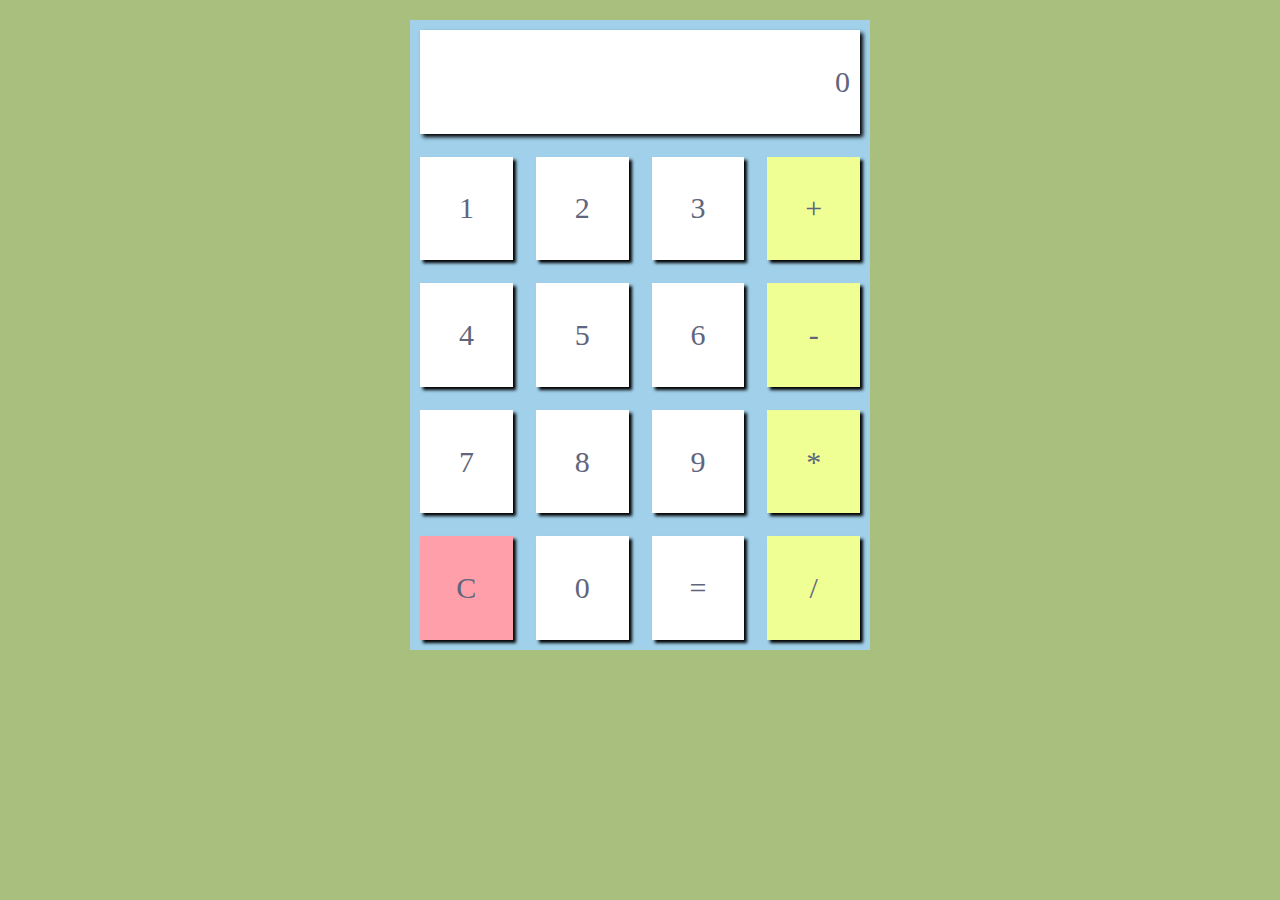
<file: 4/index.html>
<!DOCTYPE html>
<html lang="en">
<head>
    <meta charset="UTF-8">
    <meta name="viewport" content="width=device-width, initial-scale=1.0">
    <link rel="stylesheet" href="style.css">
    <title>Calculator</title>
</head>
<body>
    <div class="cont">
        <div class="div-screen" id="screen">0</div>
        <div class="div-1">1</div>
        <div class="div-2">2</div>
        <div class="div-3">3</div>
        <div class="div-pluse">+</div>
        <div class="div-4">4</div>
        <div class="div-5">5</div>
        <div class="div-6">6</div>
        <div class="div-min">-</div>
        <div class="div-7">7</div>
        <div class="div-8">8</div>
        <div class="div-9">9</div>
        <div class="div-mul">*</div>
        <div class="div-c">C</div>
        <div class="div-0">0</div>
        <div class="div-eq">=</div>
        <div class="div-slash">/</div>
    </div> 

    <script>
        document.addEventListener("DOMContentLoaded", function() {
    const screen = document.getElementById("screen");
    const buttons = document.querySelectorAll(".cont div");

    let screenValue = "";

    function updateScreen() {
        screen.textContent = screenValue;
    }

    buttons.forEach(button => {
        button.addEventListener("click", function() {
            const buttonText = this.textContent;
            if (buttonText === "C") {
                screenValue = "";
            } else if (buttonText === "=") {
                try {
                    screenValue = eval(screenValue);
                } catch (error) {
                    screenValue = "Error";
                }
            } else {
                if (screenValue === "Error") {
                    screenValue = buttonText;
                } else {
                    screenValue += buttonText;
                }
            }
            updateScreen();
        });
    });
});

    </script>
</body>
</html>
</file>
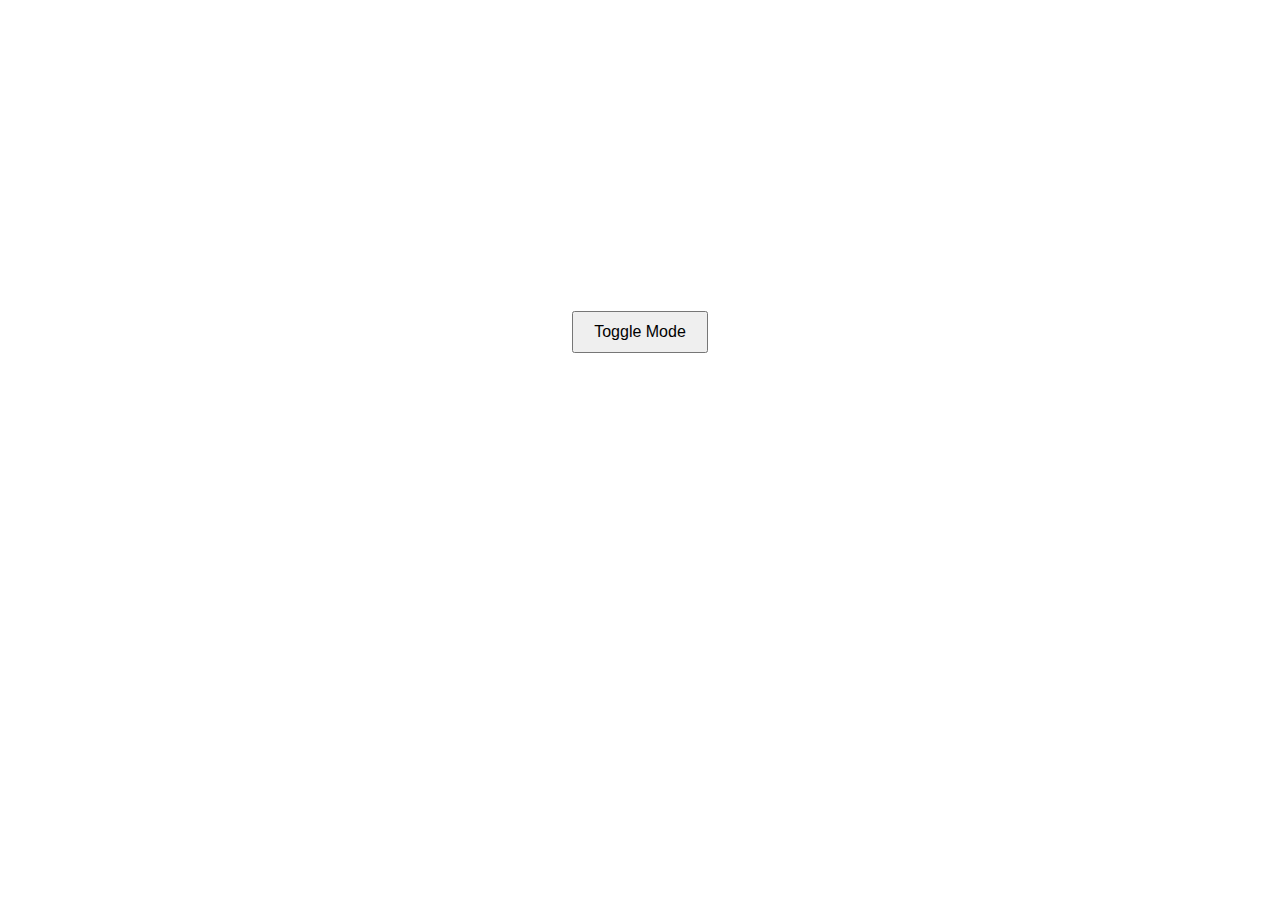
<file: mode/index.html>
<!DOCTYPE html>
<html lang="en">
<head>
    <meta charset="UTF-8">
    <meta name="viewport" content="width=device-width, initial-scale=1.0">
    <link rel="stylesheet" href="style.css">
    <title>Dark/Light Mode Toggle</title>
</head>
<body>
    <div class="container">
        <h1>Dark/Light Mode Toggle</h1>
        <button id="toggleButton">Toggle Mode</button>
    </div>

    <script src="main.js"></script>
</body>
</html>
</file>
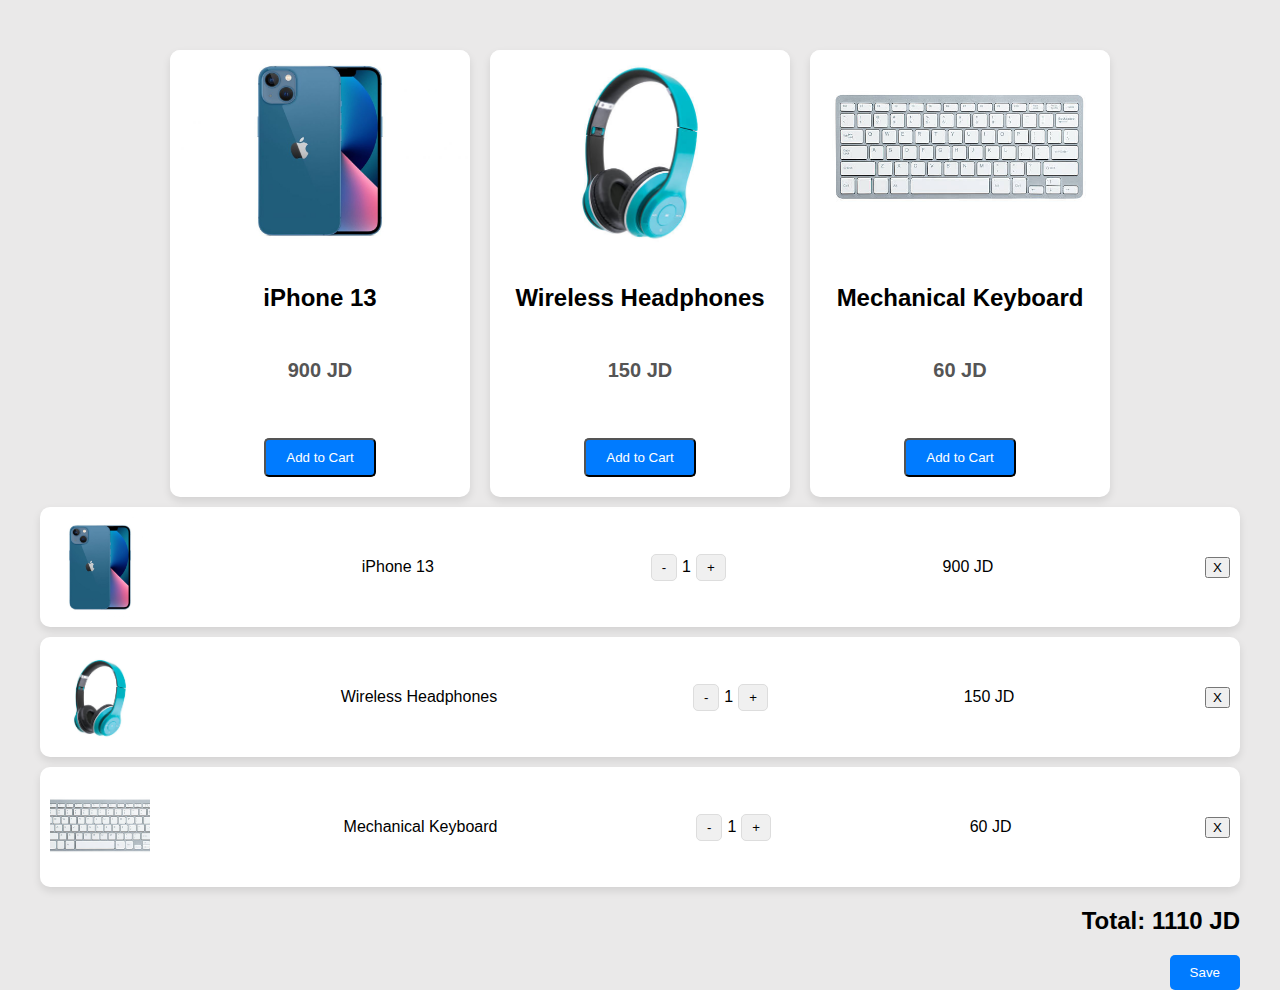
<file: Store/index.html>
<!DOCTYPE html>
<html lang="en">

<head>
    <meta charset="UTF-8">
    <meta name="viewport" content="width=device-width, initial-scale=1.0">
    <title>Mobile Store</title>
    <style>
        body {
            font-family: Arial, sans-serif;
            background-color: #eae9e9;
            margin: 0;
            padding: 0;
        }

        .container {
            max-width: 1200px;
            margin: 20px auto;
            padding: 20px;
        }

        .row {
            display: flex;
            flex-wrap: wrap;
            justify-content: center;
        }

        .card {
            background-color: #fff;
            border-radius: 10px;
            box-shadow: 0 4px 8px rgba(0, 0, 0, 0.1);
            margin: 10px;
            width: 300px;
            text-align: center;
            overflow: hidden;
        }

        .card img {
            width: 100%;
            height: 200px;
            object-fit: cover;
        }

        .card-body {
            padding: 20px;
        }

        .card-title {
            font-size: 24px;
            margin: 10px 0;
        }

        .card-text {
            font-size: 20px;
            color: #555;
        }

        .btn {
            display: inline-block;
            padding: 10px 20px;
            margin-top: 10px;
            background-color: #007bff;
            color: white;
            text-decoration: none;
            border-radius: 5px;
            cursor: pointer;
        }

        .btn:hover {
            background-color: #0056b3;
        }

        .cart-item {
            display: flex;
            justify-content: space-between;
            align-items: center;
            padding: 10px;
            margin-bottom: 10px;
            background-color: #fff;
            border-radius: 10px;
            box-shadow: 0 4px 8px rgba(0, 0, 0, 0.1);
        }

        .cart-item img {
            width: 100px;
            height: 100px;
            object-fit: cover;
        }

        .quantity-controls {
            display: flex;
            align-items: center;
        }

        .quantity-controls button {
            margin: 0 5px;
            padding: 5px 10px;
            background-color: #f0f0f0;
            border: 1px solid #ddd;
            border-radius: 5px;
            cursor: pointer;
        }

        .quantity-controls button:hover {
            background-color: #ddd;
        }

        .total {
            font-size: 24px;
            font-weight: bold;
            text-align: right;
            margin-top: 20px;
        }

        #save-cart {
            margin-top: 20px;
            background-color: #007bff;
            color: white;
            padding: 10px 20px;
            border: none;
            border-radius: 5px;
            cursor: pointer;
            float: right;
        }

        #save-cart:hover {
            background-color: #0056b3;
        }
    </style>
</head>

<body>

    <div class="container">
        <div class="row">
            <div class="card">
                <img src="Apple-iPhone-13-featured-image-packshot-review-1024x691.jpg" alt="iPhone 13">
                <div class="card-body">
                    <h5 class="card-title">iPhone 13</h5>
                    <h6 class="card-text">900 JD</h6>
                    <button class="btn add-to-cart" data-id="1" data-name="iPhone 13" data-price="900">Add to Cart</button>
                </div>
            </div>
            <div class="card">
                <img src="istockphoto-860853774-612x612.jpg" alt="Headphones">
                <div class="card-body">
                    <h5 class="card-title">Wireless Headphones</h5>
                    <h6 class="card-text">150 JD</h6>
                    <button class="btn add-to-cart" data-id="2" data-name="Wireless Headphones" data-price="150">Add to Cart</button>
                </div>
            </div>
            <div class="card">
                <img src="istockphoto-153065264-612x612.jpg" alt="Keyboard">
                <div class="card-body">
                    <h5 class="card-title">Mechanical Keyboard</h5>
                    <h6 class="card-text">60 JD</h6>
                    <button class="btn add-to-cart" data-id="3" data-name="Mechanical Keyboard" data-price="60">Add to Cart</button>
                </div>
            </div>
        </div>

        <div id="cart-items"></div>

        <div class="total">
            Total: <span id="cart-total">0</span> JD
        </div>
        <button id="save-cart">Save</button>
    </div>

    <script>
        const products = [
    { id: 1, name: 'iPhone 13', price: 900, img: 'Apple-iPhone-13-featured-image-packshot-review-1024x691.jpg' },
    { id: 2, name: 'Wireless Headphones', price: 150, img: 'istockphoto-860853774-612x612.jpg' },
    { id: 3, name: 'Mechanical Keyboard', price: 60, img: 'istockphoto-153065264-612x612.jpg' }
];

let cart = JSON.parse(localStorage.getItem('cart')) || [];

function updateCart() {
    const cartItems = document.getElementById('cart-items');
    cartItems.innerHTML = '';
    let total = 0;

    cart.forEach(item => {
        const product = products.find(p => p.id === item.id);
        total += product.price * item.quantity;

        const cartItem = document.createElement('div');
        cartItem.className = 'cart-item';
        cartItem.innerHTML = `
            <img src="${product.img}" alt="${product.name}">
            <span>${product.name}</span>
            <div class="quantity-controls">
                <button class="decrease-quantity" data-id="${item.id}">-</button>
                <span>${item.quantity}</span>
                <button class="increase-quantity" data-id="${item.id}">+</button>
            </div>
            <span>${product.price * item.quantity} JD</span>
            <button class="remove-from-cart" data-id="${item.id}">X</button>
        `;
        cartItems.appendChild(cartItem);
    });

    document.getElementById('cart-total').textContent = total;
}

document.addEventListener("DOMContentLoaded", function() {
    products.forEach(product => {
        const button = document.querySelector(`button[data-id="${product.id}"]`);
        if (button) {
            button.click();
        }
    });
});

document.querySelectorAll('.add-to-cart').forEach(button => {
    button.addEventListener('click', function () {
        const productId = parseInt(this.getAttribute('data-id'));
        const product = cart.find(item => item.id === productId);
        if (product) {
            product.quantity++;
        } else {
            cart.push({ id: productId, quantity: 1 });
        }
        updateCart();
    });
});

document.getElementById('cart-items').addEventListener('click', function (e) {
    const target = e.target;
    const productId = parseInt(target.getAttribute('data-id'));
    const product = cart.find(item => item.id === productId);

    if (target.classList.contains('remove-from-cart')) {
        cart = cart.filter(item => item.id !== productId);
    } else if (target.classList.contains('increase-quantity')) {
        product.quantity++;
    } else if (target.classList.contains('decrease-quantity')) {
        product.quantity = Math.max(1, product.quantity - 1);
    }
    updateCart();
});

document.getElementById('save-cart').addEventListener('click', function () {
    localStorage.setItem('cart', JSON.stringify(cart));
    alert('Cart saved!');
});

updateCart();

    </script>
</body>

</html>
</file>
<file: 4/style.css>
body {
    background-color: #a8bf7e; 
}
.cont {
    display: grid;
    width: 460px;
    height: 70vh;
    margin: auto;
    margin-top: 20px;
    gap: 3px;
    grid-template-columns: repeat(4, 1fr);
    grid-template-rows: repeat(5, 1fr);
    background-color: #a0d0ea;
    font-size: 30px;
    color: #5f657c;
}
div {
    text-align: center;
    cursor: pointer;  /* Add this line to make the cursor a pointer for all buttons */
}
.div-screen {
    background-color: white;
    margin: 10px;
    grid-area: 1/1/span 1/span 4;
    box-shadow: 3px 3px 4px black;
    display: flex;
    align-items: center;
    justify-content: flex-end;
    padding-right: 10px;
    cursor: default;  /* Keep the default cursor for the screen */
}
.div-1, .div-2, .div-3, .div-4, .div-5, .div-6, .div-7, .div-8, .div-9, .div-0 {
    background-color: white;
    margin: 10px;
    display: grid;
    align-items: center;
    box-shadow: 3px 3px 3px black;
}
.div-1:hover, .div-2:hover, .div-3:hover, .div-4:hover, .div-5:hover, .div-6:hover, .div-7:hover, .div-8:hover, .div-9:hover, .div-0:hover {
    background-color: #d0e6ff;
}
.div-pluse, .div-min, .div-mul, .div-slash {
    background-color: #efff93;
    margin: 10px;
    display: grid;
    align-items: center;
    box-shadow: 3px 3px 3px black;
}
.div-pluse:hover, .div-min:hover, .div-mul:hover, .div-slash:hover {
    background-color: #d0ffb3;
}
.div-c {
    background-color: #fe9fa9;
    margin: 10px;
    display: grid;
    align-items: center;
    box-shadow: 3px 3px 3px black;
}
.div-c:hover {
    background-color: #ffb3b9;
}
.div-eq {
    background-color: white;
    margin: 10px;
    display: grid;
    align-items: center;
    box-shadow: 3px 3px 3px black;
}
.div-eq:hover {
    background-color: #ffefd5;
}
</file>
<file: mode/style.css>
body {
  
  color: white;
  font-family: Arial, sans-serif;
  transition: background-color 0.3s, color 0.3s;
}

.container {
  text-align: center;
  margin-top: 20%;
}

button {
  padding: 10px 20px;
  font-size: 16px;
  cursor: pointer;
}

.light-mode {
  background-color: white;
  color: black;
}

.dark-mode {
  background-color: blue;
  color: white;
}
</file>
